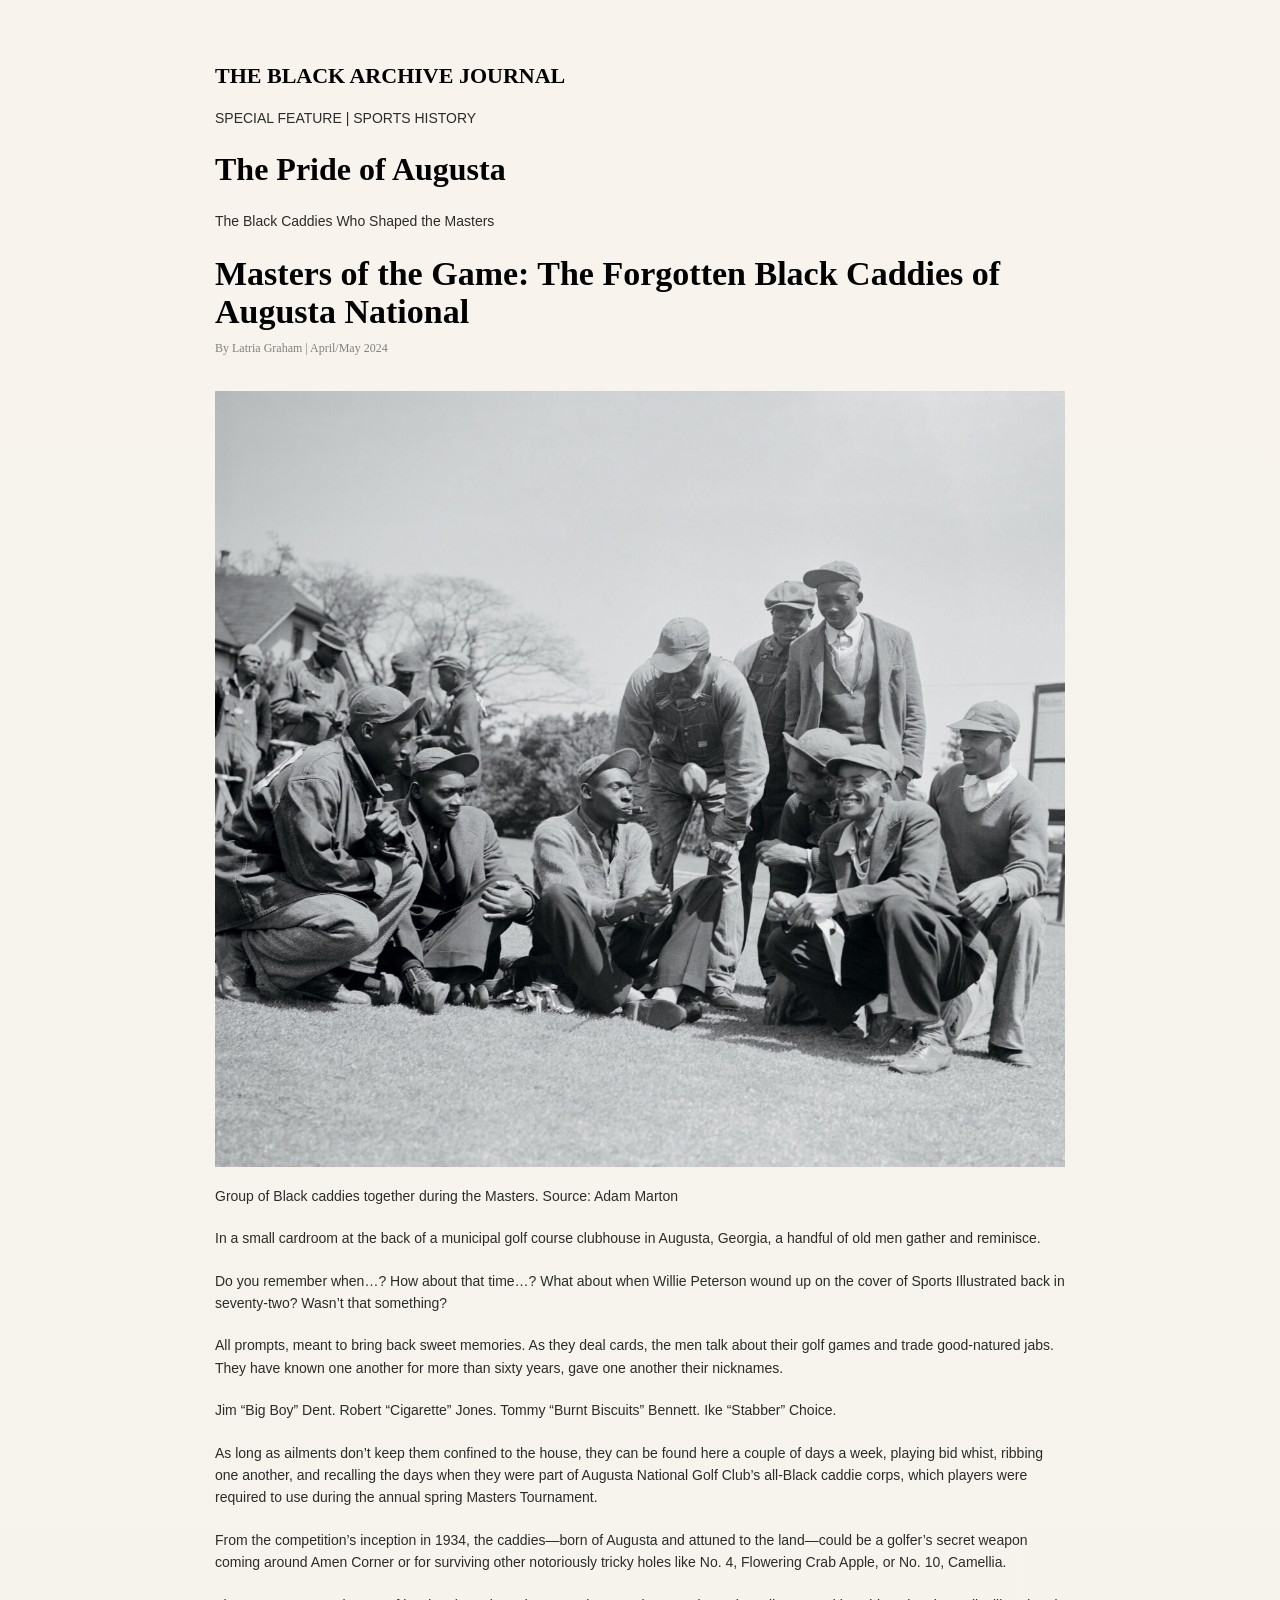
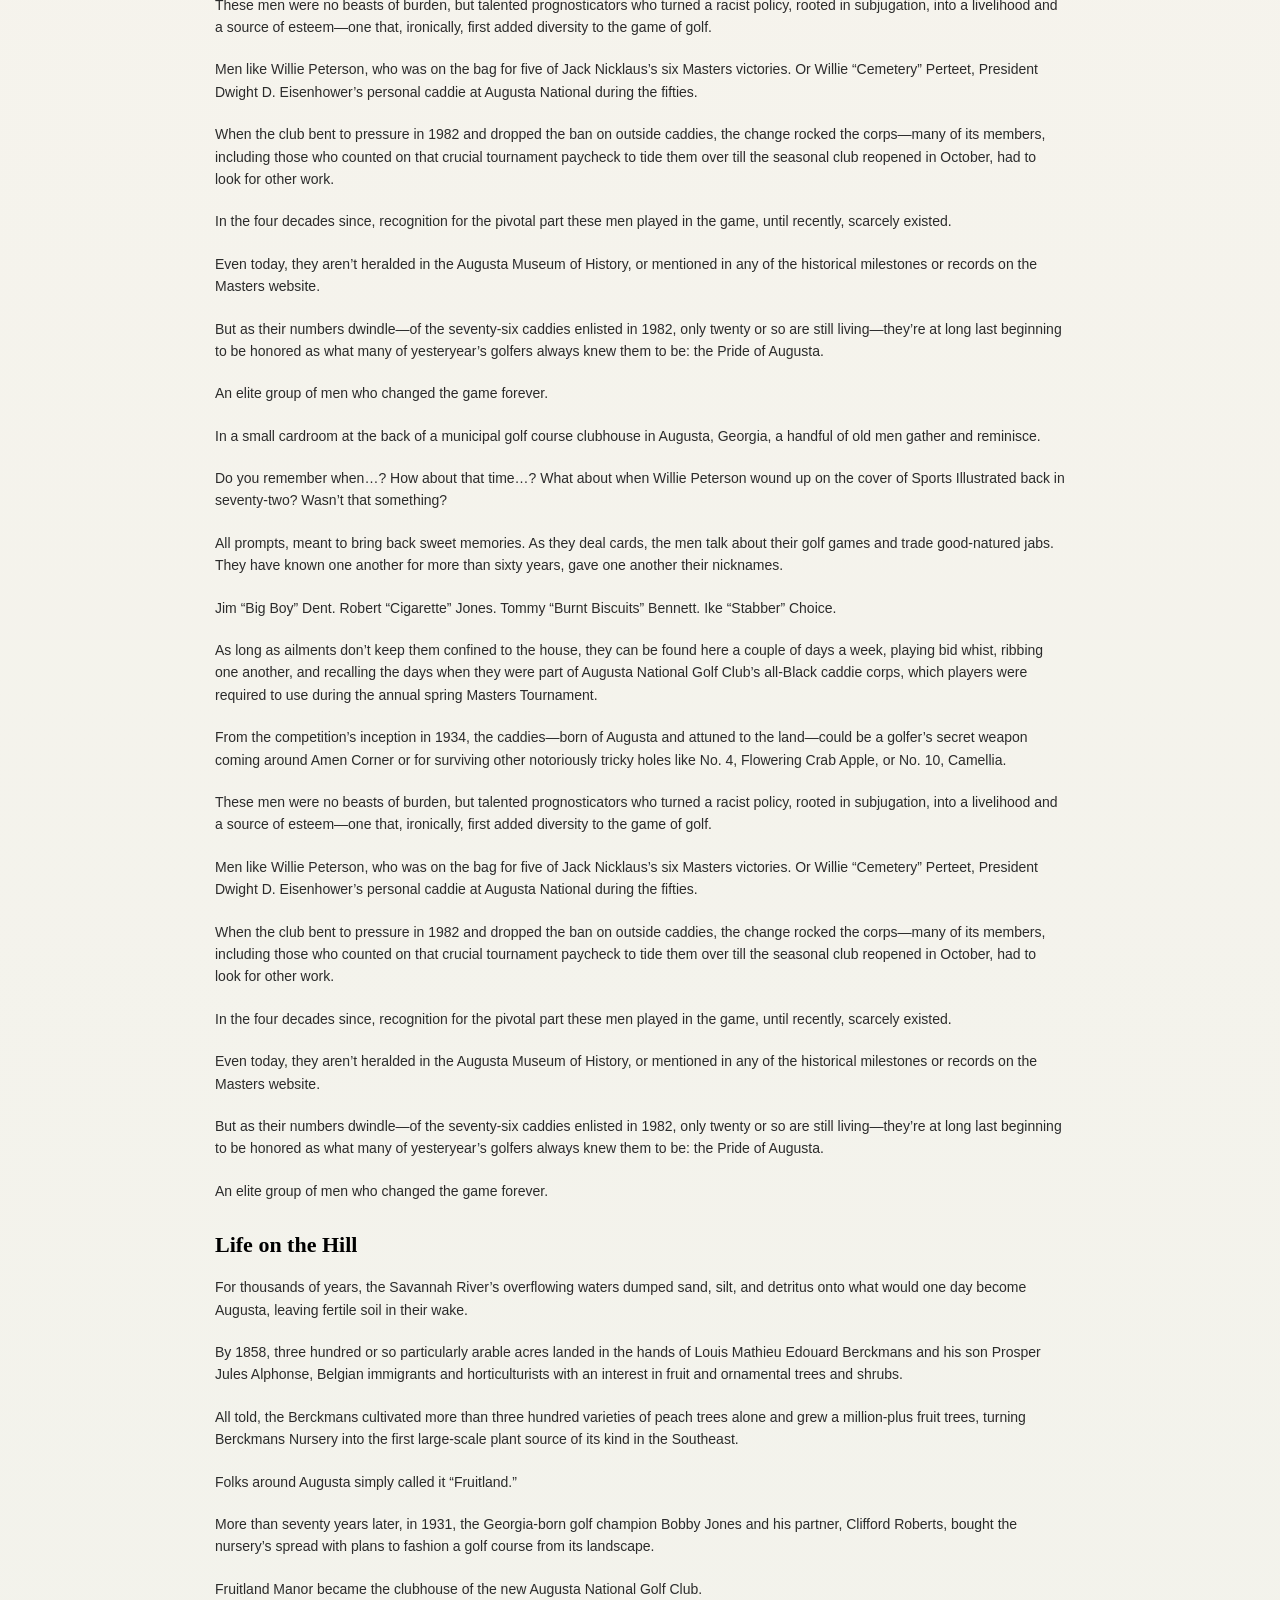
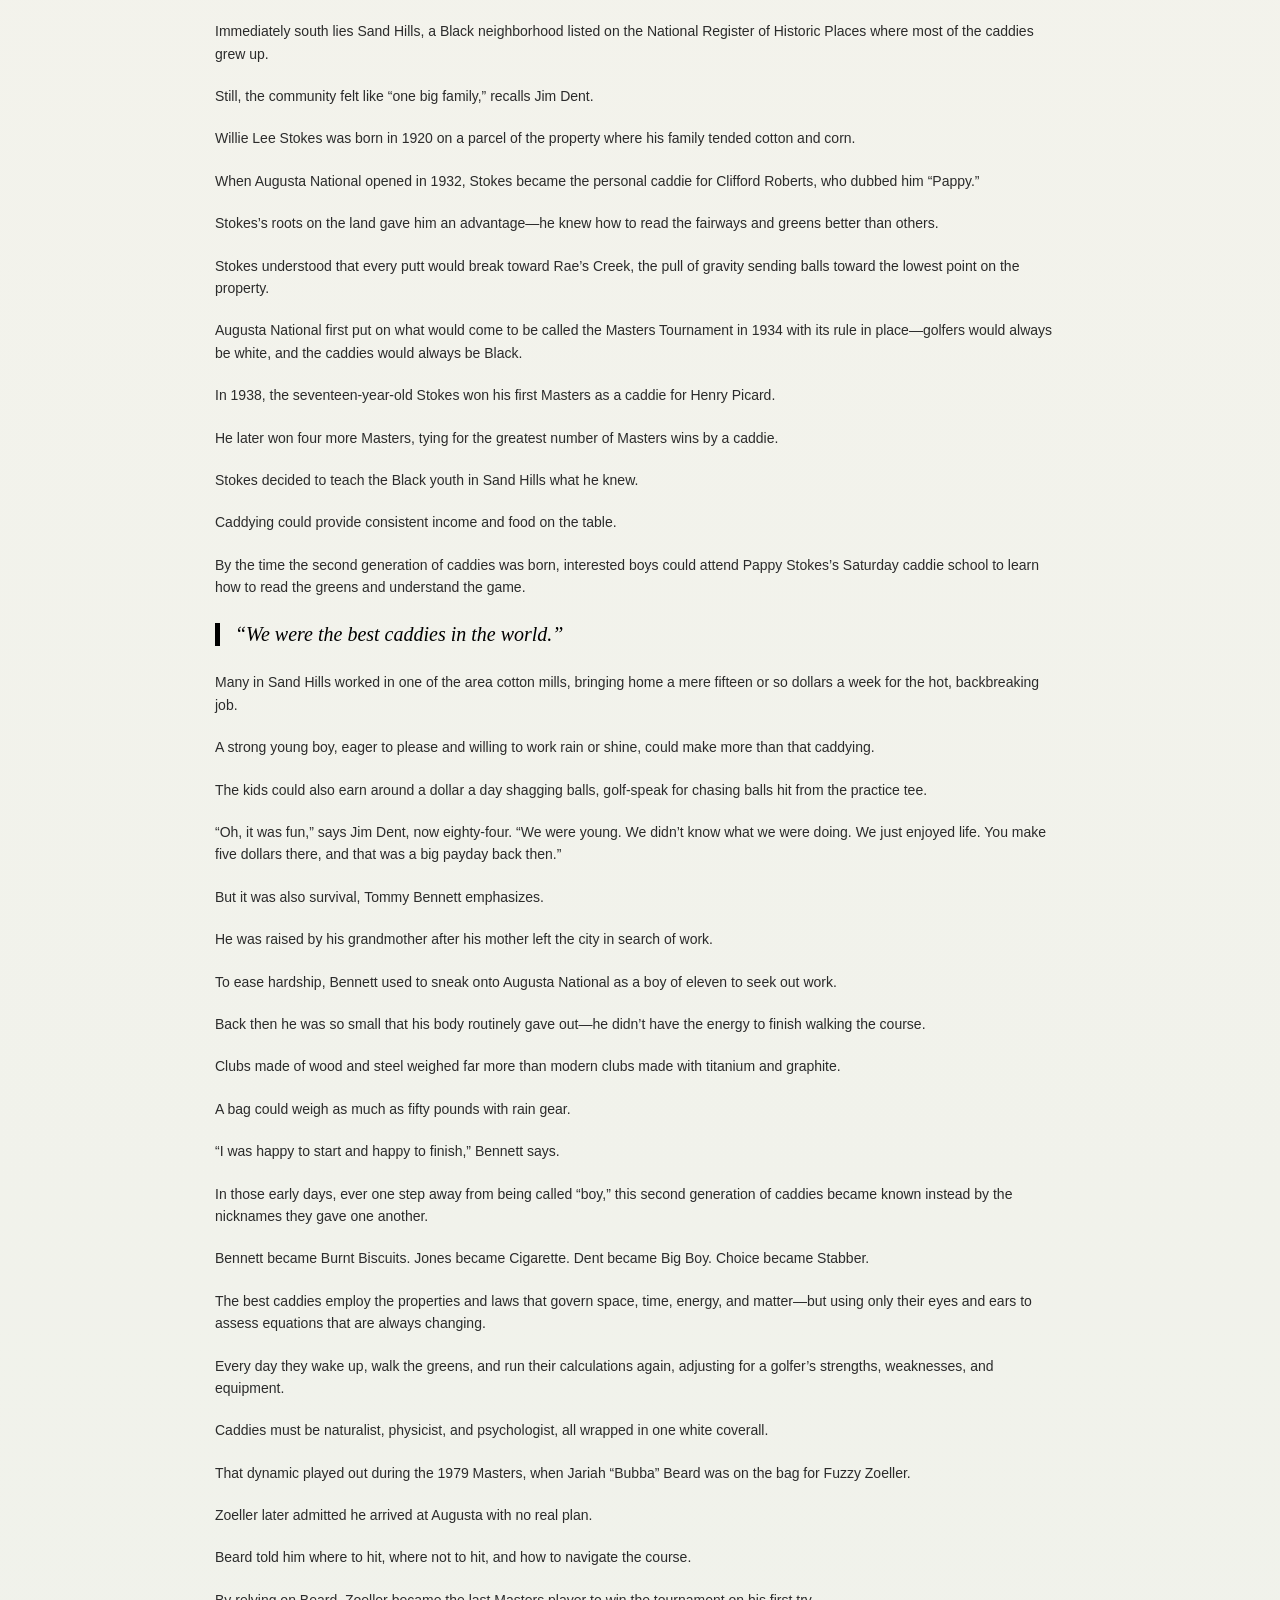
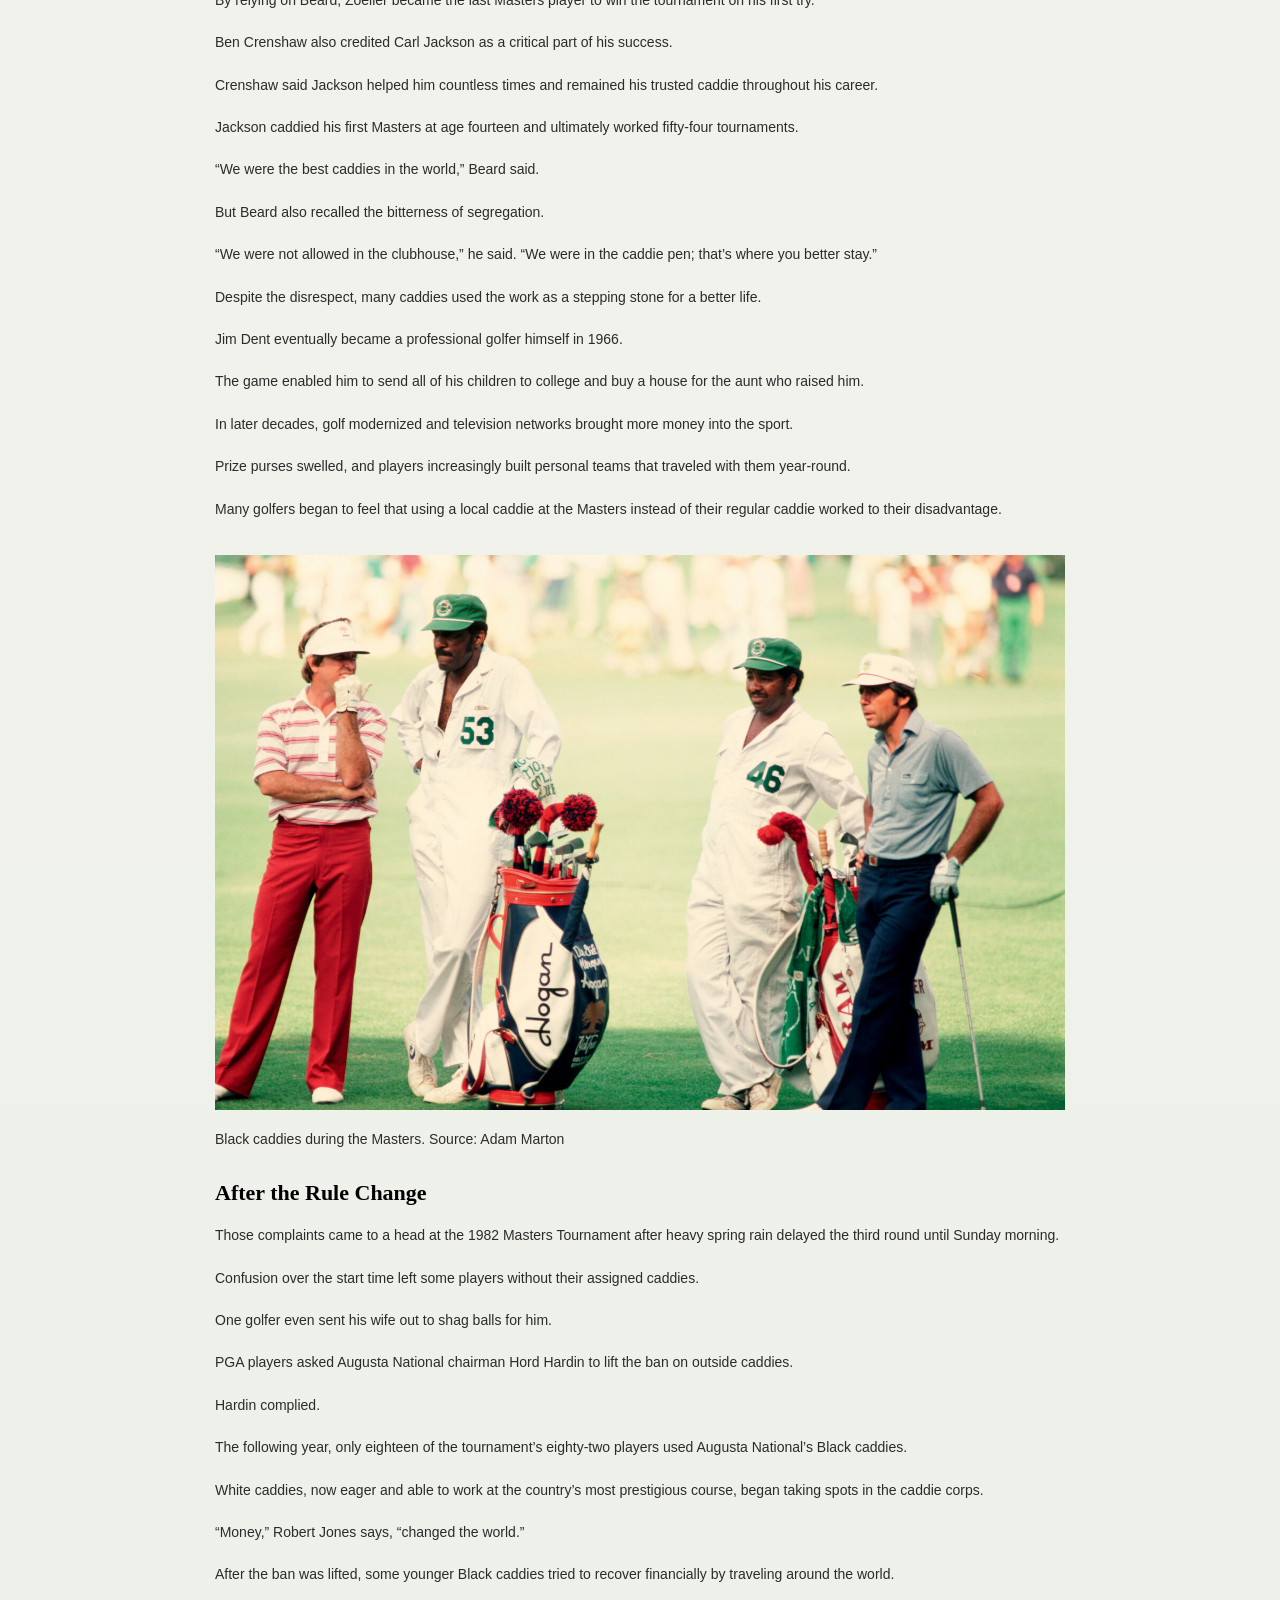
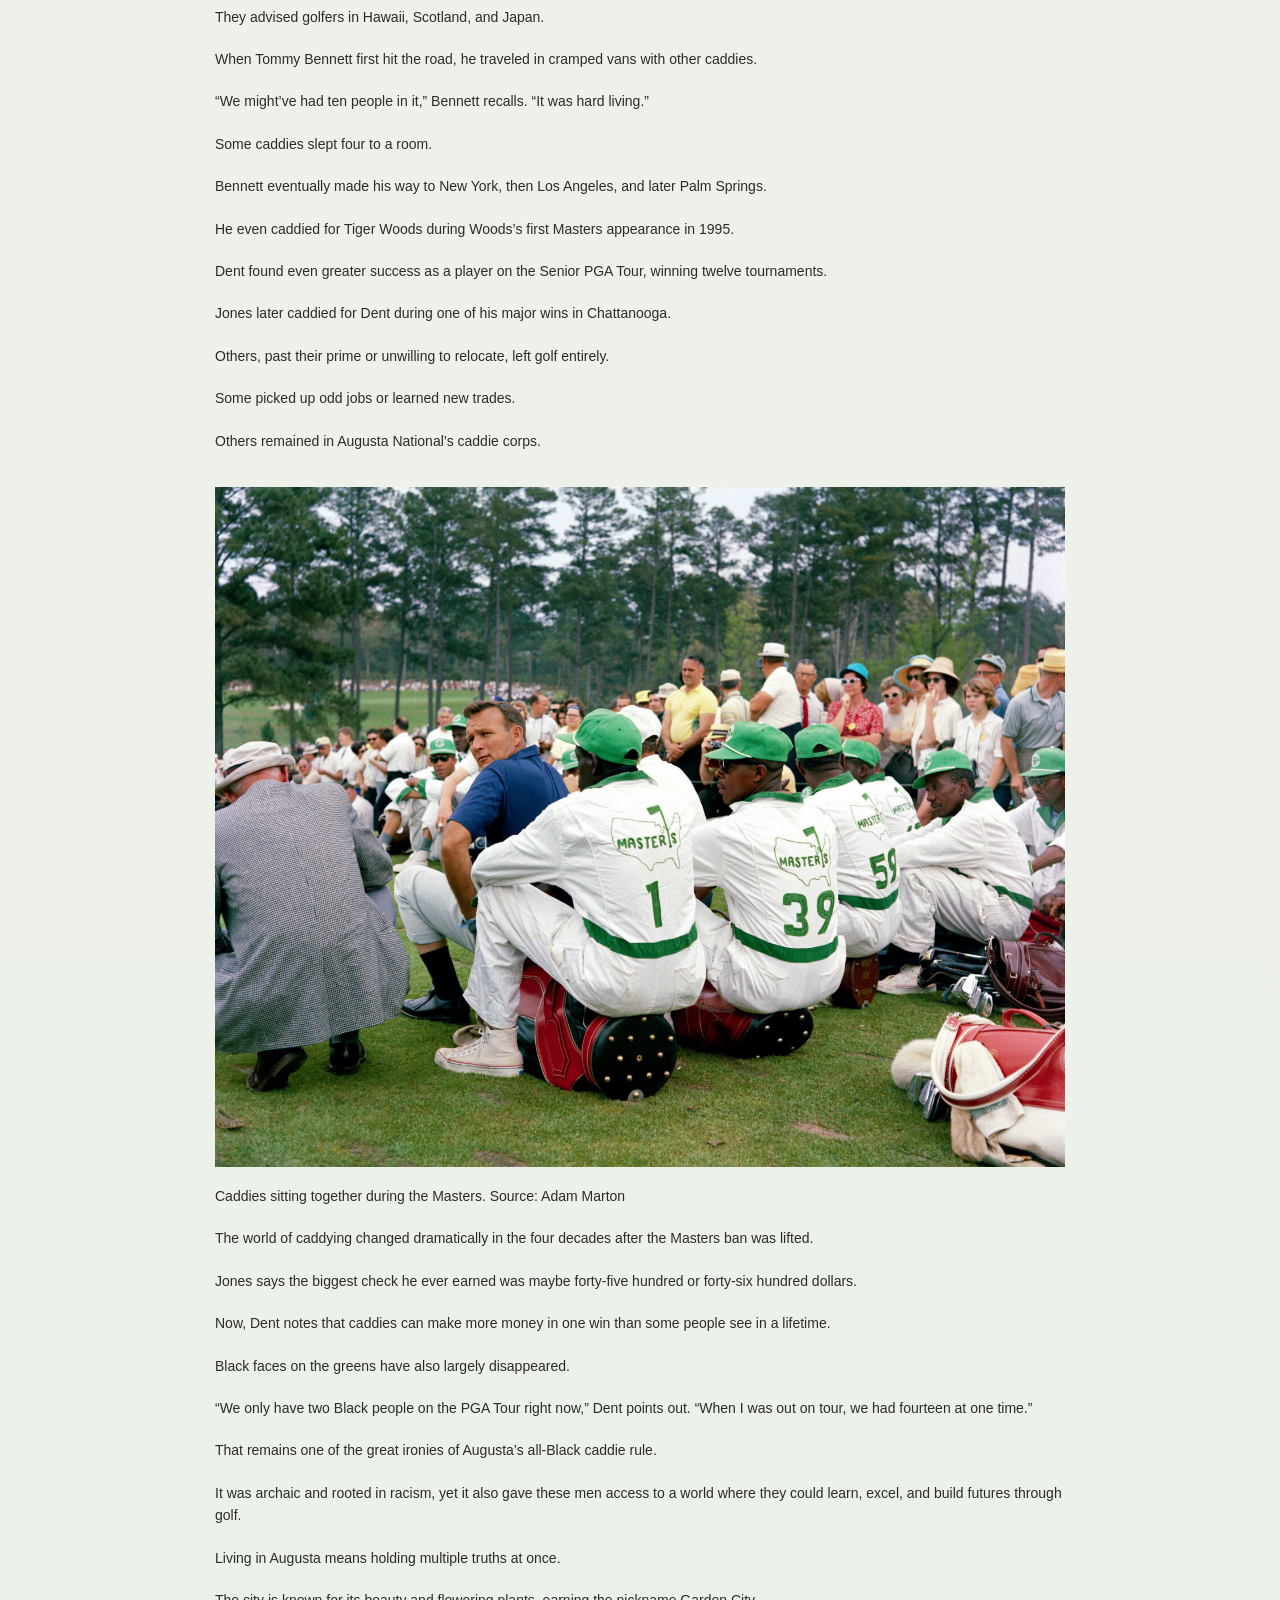
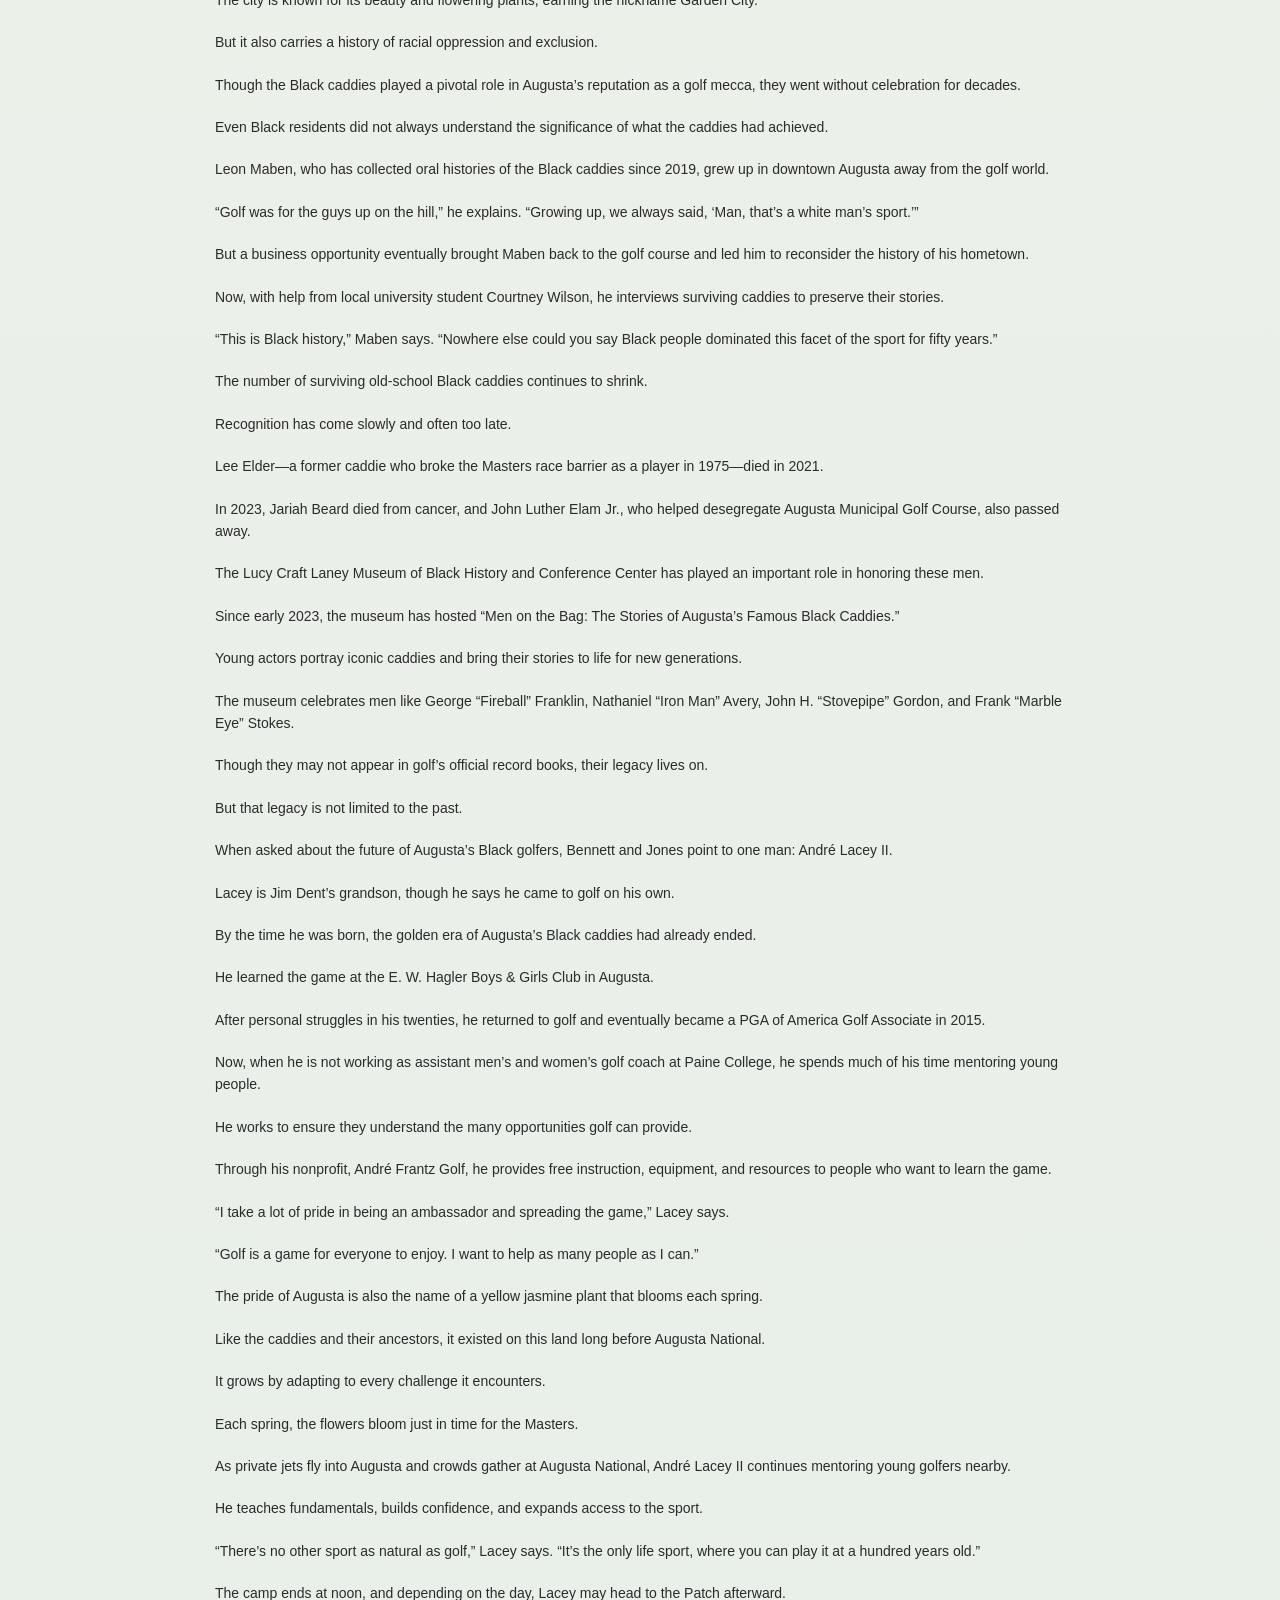
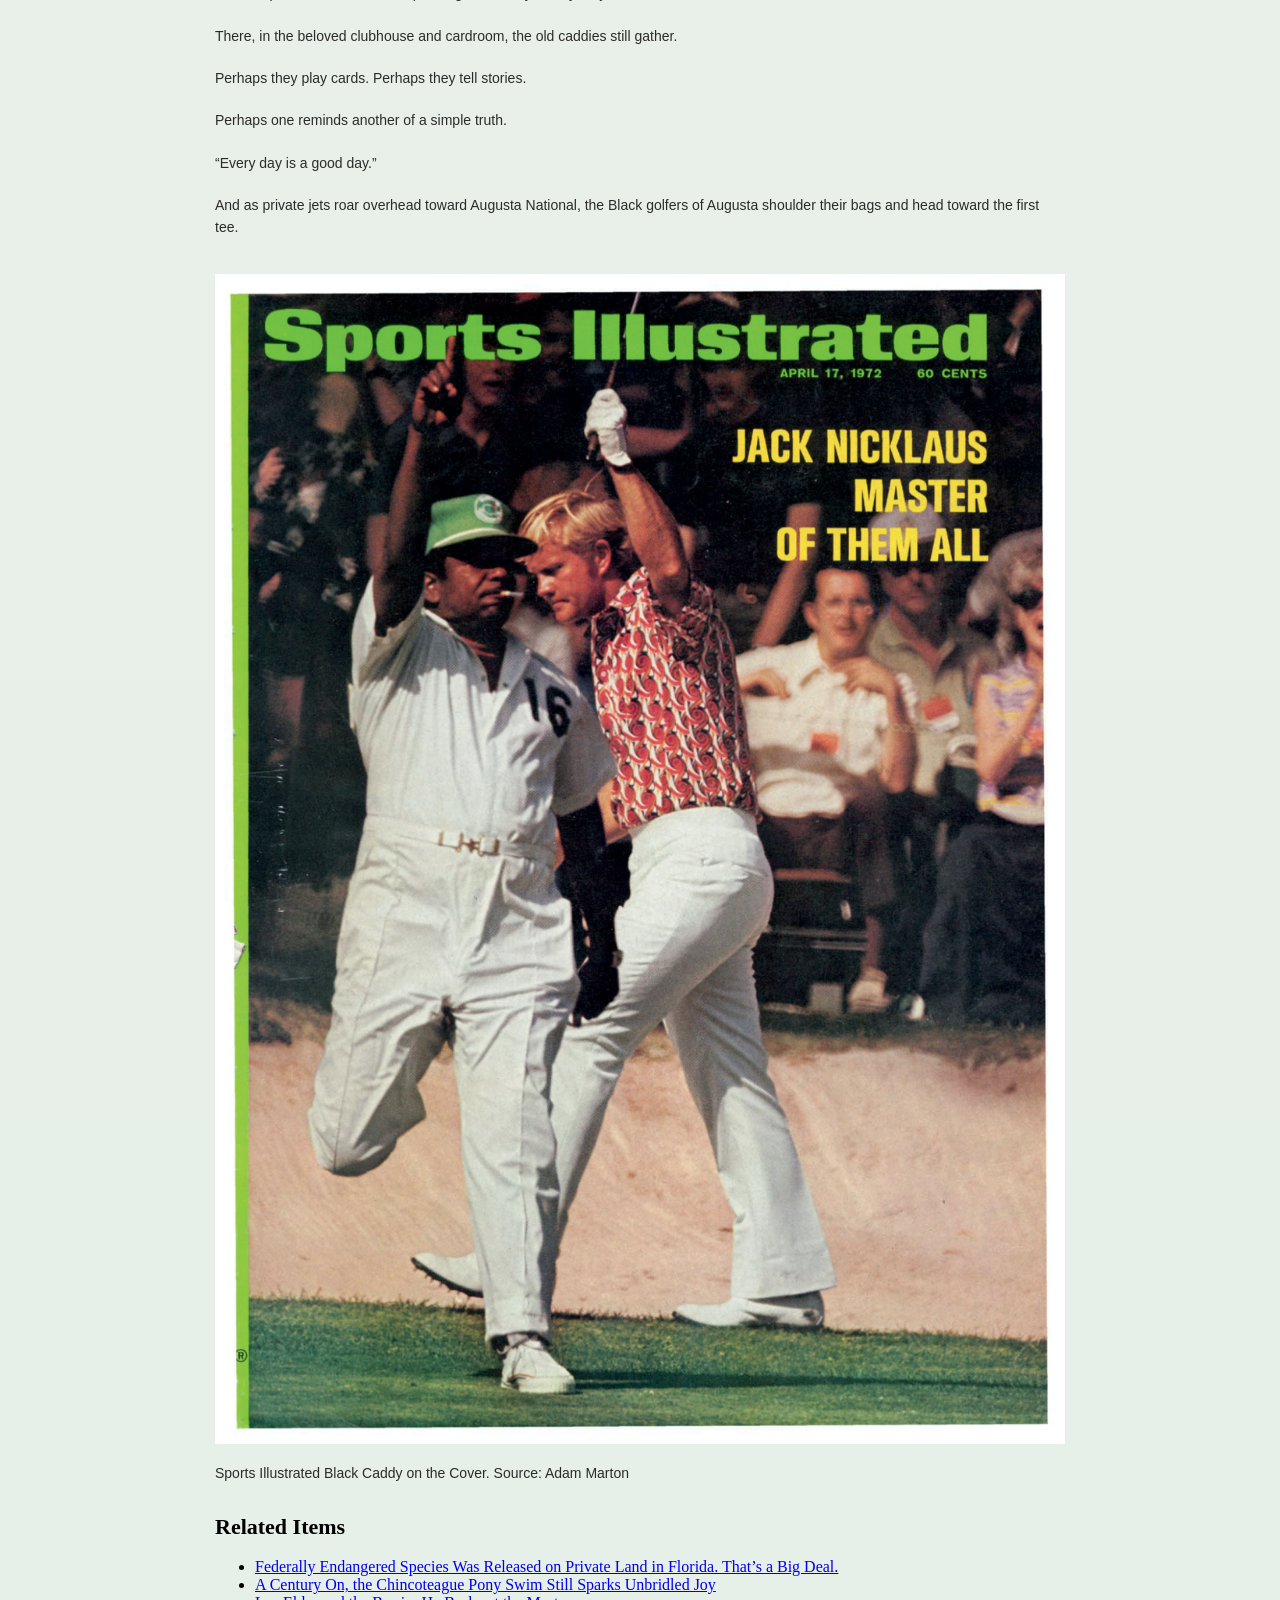
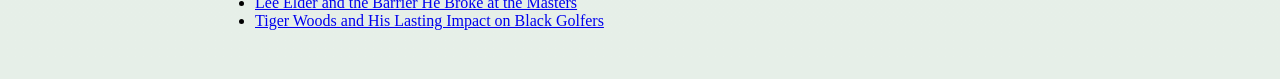
<file: Jones Midterm/index.html>
<!DOCTYPE html>
<html>
<head>
    <title>Black Caddies of Augusta</title>
    <link rel="stylesheet" href="style.css">
</head>

<body>

<!-- PAGE WRAPPER -->
<div id="page-wrapper">

    <!-- MASTHEAD / BANNER  -->
    <div id="story-banner">
    <div class="banner-overlay">
        <h2 class="publication-name">THE BLACK ARCHIVE JOURNAL</h2>
        <p class="feature-label">SPECIAL FEATURE | SPORTS HISTORY</p>
        <h1 class="banner-title">The Pride of Augusta</h1>
        <p class="banner-subtitle">The Black Caddies Who Shaped the Masters</p>
    </div>
</div>

    <!-- MAIN HEADLINE -->
    <h1 id="headline">
        Masters of the Game: The Forgotten Black Caddies of Augusta National
    </h1>

    <!-- BYLINE / DATE -->
    <div id="byline">
        By Latria Graham | April/May 2024
    </div>

    <!-- LEAD IMAGE -->
    <img src="Images/midterm_export/image1.jpg" alt="Augusta caddies" class="hero-image">
    <p class="Group of Black caddies together during the Masters."> Group of Black caddies together during the Masters. Source: Adam Marton </p>

    <!-- STORY TEXT  -->
   <p>In a small cardroom at the back of a municipal golf course clubhouse in Augusta, Georgia, a handful of old men gather and reminisce.</p>

<p>Do you remember when…? How about that time…? What about when Willie Peterson wound up on the cover of Sports Illustrated back in seventy-two? Wasn’t that something?</p>

<p>All prompts, meant to bring back sweet memories. As they deal cards, the men talk about their golf games and trade good-natured jabs. They have known one another for more than sixty years, gave one another their nicknames.</p>

<p>Jim “Big Boy” Dent. Robert “Cigarette” Jones. Tommy “Burnt Biscuits” Bennett. Ike “Stabber” Choice.</p>

<p>As long as ailments don’t keep them confined to the house, they can be found here a couple of days a week, playing bid whist, ribbing one another, and recalling the days when they were part of Augusta National Golf Club’s all-Black caddie corps, which players were required to use during the annual spring Masters Tournament.</p>

<p>From the competition’s inception in 1934, the caddies—born of Augusta and attuned to the land—could be a golfer’s secret weapon coming around Amen Corner or for surviving other notoriously tricky holes like No. 4, Flowering Crab Apple, or No. 10, Camellia.</p>

<p>These men were no beasts of burden, but talented prognosticators who turned a racist policy, rooted in subjugation, into a livelihood and a source of esteem—one that, ironically, first added diversity to the game of golf.</p>

<p>Men like Willie Peterson, who was on the bag for five of Jack Nicklaus’s six Masters victories. Or Willie “Cemetery” Perteet, President Dwight D. Eisenhower’s personal caddie at Augusta National during the fifties.</p>

<p>When the club bent to pressure in 1982 and dropped the ban on outside caddies, the change rocked the corps—many of its members, including those who counted on that crucial tournament paycheck to tide them over till the seasonal club reopened in October, had to look for other work.</p>

<p>In the four decades since, recognition for the pivotal part these men played in the game, until recently, scarcely existed.</p>

<p>Even today, they aren’t heralded in the Augusta Museum of History, or mentioned in any of the historical milestones or records on the Masters website.</p>

<p>But as their numbers dwindle—of the seventy-six caddies enlisted in 1982, only twenty or so are still living—they’re at long last beginning to be honored as what many of yesteryear’s golfers always knew them to be: the Pride of Augusta.</p>

<p>An elite group of men who changed the game forever.</p>

<!-- STORY TEXT-->

<p>In a small cardroom at the back of a municipal golf course clubhouse in Augusta, Georgia, a handful of old men gather and reminisce.</p>

<p>Do you remember when…? How about that time…? What about when Willie Peterson wound up on the cover of Sports Illustrated back in seventy-two? Wasn’t that something?</p>

<p>All prompts, meant to bring back sweet memories. As they deal cards, the men talk about their golf games and trade good-natured jabs. They have known one another for more than sixty years, gave one another their nicknames.</p>

<p>Jim “Big Boy” Dent. Robert “Cigarette” Jones. Tommy “Burnt Biscuits” Bennett. Ike “Stabber” Choice.</p>

<p>As long as ailments don’t keep them confined to the house, they can be found here a couple of days a week, playing bid whist, ribbing one another, and recalling the days when they were part of Augusta National Golf Club’s all-Black caddie corps, which players were required to use during the annual spring Masters Tournament.</p>

<p>From the competition’s inception in 1934, the caddies—born of Augusta and attuned to the land—could be a golfer’s secret weapon coming around Amen Corner or for surviving other notoriously tricky holes like No. 4, Flowering Crab Apple, or No. 10, Camellia.</p>

<p>These men were no beasts of burden, but talented prognosticators who turned a racist policy, rooted in subjugation, into a livelihood and a source of esteem—one that, ironically, first added diversity to the game of golf.</p>

<p>Men like Willie Peterson, who was on the bag for five of Jack Nicklaus’s six Masters victories. Or Willie “Cemetery” Perteet, President Dwight D. Eisenhower’s personal caddie at Augusta National during the fifties.</p>

<p>When the club bent to pressure in 1982 and dropped the ban on outside caddies, the change rocked the corps—many of its members, including those who counted on that crucial tournament paycheck to tide them over till the seasonal club reopened in October, had to look for other work.</p>

<p>In the four decades since, recognition for the pivotal part these men played in the game, until recently, scarcely existed.</p>

<p>Even today, they aren’t heralded in the Augusta Museum of History, or mentioned in any of the historical milestones or records on the Masters website.</p>

<p>But as their numbers dwindle—of the seventy-six caddies enlisted in 1982, only twenty or so are still living—they’re at long last beginning to be honored as what many of yesteryear’s golfers always knew them to be: the Pride of Augusta.</p>

<p>An elite group of men who changed the game forever.</p>
    <!-- SUBHEADING 1 -->
    <h2>Life on the Hill</h2>

    <!-- STORY TEXT-->

    <p>For thousands of years, the Savannah River’s overflowing waters dumped sand, silt, and detritus onto what would one day become Augusta, leaving fertile soil in their wake.</p>

<p>By 1858, three hundred or so particularly arable acres landed in the hands of Louis Mathieu Edouard Berckmans and his son Prosper Jules Alphonse, Belgian immigrants and horticulturists with an interest in fruit and ornamental trees and shrubs.</p>

<p>All told, the Berckmans cultivated more than three hundred varieties of peach trees alone and grew a million-plus fruit trees, turning Berckmans Nursery into the first large-scale plant source of its kind in the Southeast.</p>

<p>Folks around Augusta simply called it “Fruitland.”</p>

<p>More than seventy years later, in 1931, the Georgia-born golf champion Bobby Jones and his partner, Clifford Roberts, bought the nursery’s spread with plans to fashion a golf course from its landscape.</p>

<p>Fruitland Manor became the clubhouse of the new Augusta National Golf Club.</p>

<p>Immediately south lies Sand Hills, a Black neighborhood listed on the National Register of Historic Places where most of the caddies grew up.</p>

<p>Still, the community felt like “one big family,” recalls Jim Dent.</p>

<p>Willie Lee Stokes was born in 1920 on a parcel of the property where his family tended cotton and corn.</p>

<p>When Augusta National opened in 1932, Stokes became the personal caddie for Clifford Roberts, who dubbed him “Pappy.”</p>

<p>Stokes’s roots on the land gave him an advantage—he knew how to read the fairways and greens better than others.</p>

<p>Stokes understood that every putt would break toward Rae’s Creek, the pull of gravity sending balls toward the lowest point on the property.</p>

<p>Augusta National first put on what would come to be called the Masters Tournament in 1934 with its rule in place—golfers would always be white, and the caddies would always be Black.</p>

<p>In 1938, the seventeen-year-old Stokes won his first Masters as a caddie for Henry Picard.</p>

<p>He later won four more Masters, tying for the greatest number of Masters wins by a caddie.</p>

<p>Stokes decided to teach the Black youth in Sand Hills what he knew.</p>

<p>Caddying could provide consistent income and food on the table.</p>

<p>By the time the second generation of caddies was born, interested boys could attend Pappy Stokes’s Saturday caddie school to learn how to read the greens and understand the game.</p>

    <!-- PULLQUOTE -->
    <blockquote>
        “We were the best caddies in the world.”
    </blockquote>
    <!-- STORY TEXT-->

<p>Many in Sand Hills worked in one of the area cotton mills, bringing home a mere fifteen or so dollars a week for the hot, backbreaking job.</p>

<p>A strong young boy, eager to please and willing to work rain or shine, could make more than that caddying.</p>

<p>The kids could also earn around a dollar a day shagging balls, golf-speak for chasing balls hit from the practice tee.</p>

<p>“Oh, it was fun,” says Jim Dent, now eighty-four. “We were young. We didn’t know what we were doing. We just enjoyed life. You make five dollars there, and that was a big payday back then.”</p>

<p>But it was also survival, Tommy Bennett emphasizes.</p>

<p>He was raised by his grandmother after his mother left the city in search of work.</p>

<p>To ease hardship, Bennett used to sneak onto Augusta National as a boy of eleven to seek out work.</p>

<p>Back then he was so small that his body routinely gave out—he didn’t have the energy to finish walking the course.</p>

<p>Clubs made of wood and steel weighed far more than modern clubs made with titanium and graphite.</p>

<p>A bag could weigh as much as fifty pounds with rain gear.</p>

<p>“I was happy to start and happy to finish,” Bennett says.</p>

<p>In those early days, ever one step away from being called “boy,” this second generation of caddies became known instead by the nicknames they gave one another.</p>

<p>Bennett became Burnt Biscuits. Jones became Cigarette. Dent became Big Boy. Choice became Stabber.</p>

<p>The best caddies employ the properties and laws that govern space, time, energy, and matter—but using only their eyes and ears to assess equations that are always changing.</p>

<p>Every day they wake up, walk the greens, and run their calculations again, adjusting for a golfer’s strengths, weaknesses, and equipment.</p>

<p>Caddies must be naturalist, physicist, and psychologist, all wrapped in one white coverall.</p>

<p>That dynamic played out during the 1979 Masters, when Jariah “Bubba” Beard was on the bag for Fuzzy Zoeller.</p>

<p>Zoeller later admitted he arrived at Augusta with no real plan.</p>

<p>Beard told him where to hit, where not to hit, and how to navigate the course.</p>

<p>By relying on Beard, Zoeller became the last Masters player to win the tournament on his first try.</p>

<p>Ben Crenshaw also credited Carl Jackson as a critical part of his success.</p>

<p>Crenshaw said Jackson helped him countless times and remained his trusted caddie throughout his career.</p>

<p>Jackson caddied his first Masters at age fourteen and ultimately worked fifty-four tournaments.</p>

<p>“We were the best caddies in the world,” Beard said.</p>

<p>But Beard also recalled the bitterness of segregation.</p>

<p>“We were not allowed in the clubhouse,” he said. “We were in the caddie pen; that’s where you better stay.”</p>

<p>Despite the disrespect, many caddies used the work as a stepping stone for a better life.</p>

<p>Jim Dent eventually became a professional golfer himself in 1966.</p>

<p>The game enabled him to send all of his children to college and buy a house for the aunt who raised him.</p>

<p>In later decades, golf modernized and television networks brought more money into the sport.</p>

<p>Prize purses swelled, and players increasingly built personal teams that traveled with them year-round.</p>

<p>Many golfers began to feel that using a local caddie at the Masters instead of their regular caddie worked to their disadvantage.</p>

    <!-- IMAGE 2 -->
    <img src="Images/midterm_export/image9.jpg" alt="Caddies on course">
    <p class="Black caddies during the Masters."> Black caddies during the Masters. Source: Adam Marton</p>

    <!-- SUBHEADING 2 -->
    <h2>After the Rule Change</h2>
<!--STORY TEXT-->
    <p>Those complaints came to a head at the 1982 Masters Tournament after heavy spring rain delayed the third round until Sunday morning.</p>

<p>Confusion over the start time left some players without their assigned caddies.</p>

<p>One golfer even sent his wife out to shag balls for him.</p>

<p>PGA players asked Augusta National chairman Hord Hardin to lift the ban on outside caddies.</p>

<p>Hardin complied.</p>

<p>The following year, only eighteen of the tournament’s eighty-two players used Augusta National’s Black caddies.</p>

<p>White caddies, now eager and able to work at the country’s most prestigious course, began taking spots in the caddie corps.</p>

<p>“Money,” Robert Jones says, “changed the world.”</p>

<p>After the ban was lifted, some younger Black caddies tried to recover financially by traveling around the world.</p>

<p>They advised golfers in Hawaii, Scotland, and Japan.</p>

<p>When Tommy Bennett first hit the road, he traveled in cramped vans with other caddies.</p>

<p>“We might’ve had ten people in it,” Bennett recalls. “It was hard living.”</p>

<p>Some caddies slept four to a room.</p>

<p>Bennett eventually made his way to New York, then Los Angeles, and later Palm Springs.</p>

<p>He even caddied for Tiger Woods during Woods’s first Masters appearance in 1995.</p>

<p>Dent found even greater success as a player on the Senior PGA Tour, winning twelve tournaments.</p>

<p>Jones later caddied for Dent during one of his major wins in Chattanooga.</p>

<p>Others, past their prime or unwilling to relocate, left golf entirely.</p>

<p>Some picked up odd jobs or learned new trades.</p>

<p>Others remained in Augusta National’s caddie corps.</p>

    <img src="Images/midterm_export/image3.jpg" alt="Historic Augusta course">
    <p class="Caddies sitting together during the Masters."> Caddies sitting together during the Masters. Source: Adam Marton</p>
<!-- STORY TEXT-->
<p>The world of caddying changed dramatically in the four decades after the Masters ban was lifted.</p>

<p>Jones says the biggest check he ever earned was maybe forty-five hundred or forty-six hundred dollars.</p>

<p>Now, Dent notes that caddies can make more money in one win than some people see in a lifetime.</p>

<p>Black faces on the greens have also largely disappeared.</p>

<p>“We only have two Black people on the PGA Tour right now,” Dent points out. “When I was out on tour, we had fourteen at one time.”</p>

<p>That remains one of the great ironies of Augusta’s all-Black caddie rule.</p>

<p>It was archaic and rooted in racism, yet it also gave these men access to a world where they could learn, excel, and build futures through golf.</p>

<p>Living in Augusta means holding multiple truths at once.</p>

<p>The city is known for its beauty and flowering plants, earning the nickname Garden City.</p>

<p>But it also carries a history of racial oppression and exclusion.</p>

<p>Though the Black caddies played a pivotal role in Augusta’s reputation as a golf mecca, they went without celebration for decades.</p>

<p>Even Black residents did not always understand the significance of what the caddies had achieved.</p>

<p>Leon Maben, who has collected oral histories of the Black caddies since 2019, grew up in downtown Augusta away from the golf world.</p>

<p>“Golf was for the guys up on the hill,” he explains. “Growing up, we always said, ‘Man, that’s a white man’s sport.’”</p>

<p>But a business opportunity eventually brought Maben back to the golf course and led him to reconsider the history of his hometown.</p>

<p>Now, with help from local university student Courtney Wilson, he interviews surviving caddies to preserve their stories.</p>

<p>“This is Black history,” Maben says. “Nowhere else could you say Black people dominated this facet of the sport for fifty years.”</p>

<p>The number of surviving old-school Black caddies continues to shrink.</p>

<p>Recognition has come slowly and often too late.</p>

<p>Lee Elder—a former caddie who broke the Masters race barrier as a player in 1975—died in 2021.</p>

<p>In 2023, Jariah Beard died from cancer, and John Luther Elam Jr., who helped desegregate Augusta Municipal Golf Course, also passed away.</p>

<p>The Lucy Craft Laney Museum of Black History and Conference Center has played an important role in honoring these men.</p>

<p>Since early 2023, the museum has hosted “Men on the Bag: The Stories of Augusta’s Famous Black Caddies.”</p>

<p>Young actors portray iconic caddies and bring their stories to life for new generations.</p>

<p>The museum celebrates men like George “Fireball” Franklin, Nathaniel “Iron Man” Avery, John H. “Stovepipe” Gordon, and Frank “Marble Eye” Stokes.</p>

<p>Though they may not appear in golf’s official record books, their legacy lives on.</p>

<p>But that legacy is not limited to the past.</p>

<p>When asked about the future of Augusta’s Black golfers, Bennett and Jones point to one man: André Lacey II.</p>

<p>Lacey is Jim Dent’s grandson, though he says he came to golf on his own.</p>

<p>By the time he was born, the golden era of Augusta’s Black caddies had already ended.</p>

<p>He learned the game at the E. W. Hagler Boys & Girls Club in Augusta.</p>

<p>After personal struggles in his twenties, he returned to golf and eventually became a PGA of America Golf Associate in 2015.</p>

<p>Now, when he is not working as assistant men’s and women’s golf coach at Paine College, he spends much of his time mentoring young people.</p>

<p>He works to ensure they understand the many opportunities golf can provide.</p>

<p>Through his nonprofit, André Frantz Golf, he provides free instruction, equipment, and resources to people who want to learn the game.</p>

<p>“I take a lot of pride in being an ambassador and spreading the game,” Lacey says.</p>

<p>“Golf is a game for everyone to enjoy. I want to help as many people as I can.”</p>

<p>The pride of Augusta is also the name of a yellow jasmine plant that blooms each spring.</p>

<p>Like the caddies and their ancestors, it existed on this land long before Augusta National.</p>

<p>It grows by adapting to every challenge it encounters.</p>

<p>Each spring, the flowers bloom just in time for the Masters.</p>

<p>As private jets fly into Augusta and crowds gather at Augusta National, André Lacey II continues mentoring young golfers nearby.</p>

<p>He teaches fundamentals, builds confidence, and expands access to the sport.</p>

<p>“There’s no other sport as natural as golf,” Lacey says. “It’s the only life sport, where you can play it at a hundred years old.”</p>

<p>The camp ends at noon, and depending on the day, Lacey may head to the Patch afterward.</p>

<p>There, in the beloved clubhouse and cardroom, the old caddies still gather.</p>

<p>Perhaps they play cards. Perhaps they tell stories.</p>

<p>Perhaps one reminds another of a simple truth.</p>

<p>“Every day is a good day.”</p>

<p>And as private jets roar overhead toward Augusta National, the Black golfers of Augusta shoulder their bags and head toward the first tee.</p>

<img src="Images/midterm_export/image4.jpg" alt="Historic Augusta">
<p class="Sports Illustrated Black Caddy Cover."> Sports Illustrated Black Caddy on the Cover. Source: Adam Marton</p>


    <!-- RELATED ITEMS -->
    <h2>Related Items</h2>

<ul>
    <li>
        <a href="https://gardenandgun.com/articles/a-federally-endangered-species-was-released-on-private-land-in-florida-thats-a-big-deal/" target="_new">
            Federally Endangered Species Was Released on Private Land in Florida. That’s a Big Deal.
        </a>
    </li>

    <li>
        <a href="https://gardenandgun.com/feature/a-century-on-the-chincoteague-pony-swim-still-sparks-unbridled-joy/" target="_new">
            A Century On, the Chincoteague Pony Swim Still Sparks Unbridled Joy
        </a>
    </li>

    <li>
        <a href="https://www.nationalgeographic.com/history/article/lee-elder-masters-first-black-golfer" target="_new">
            Lee Elder and the Barrier He Broke at the Masters
        </a>
    </li>

    <li>
        <a href="https://www.pgatour.com/article/news/latest/2024/02/01/tiger-woods-impact-black-golfers-pga-tour-history" target="_new">
            Tiger Woods and His Lasting Impact on Black Golfers
        </a>
    </li>
</ul>

<!-- end of webapge :) -->
</div>

</body>
</html>
</file>
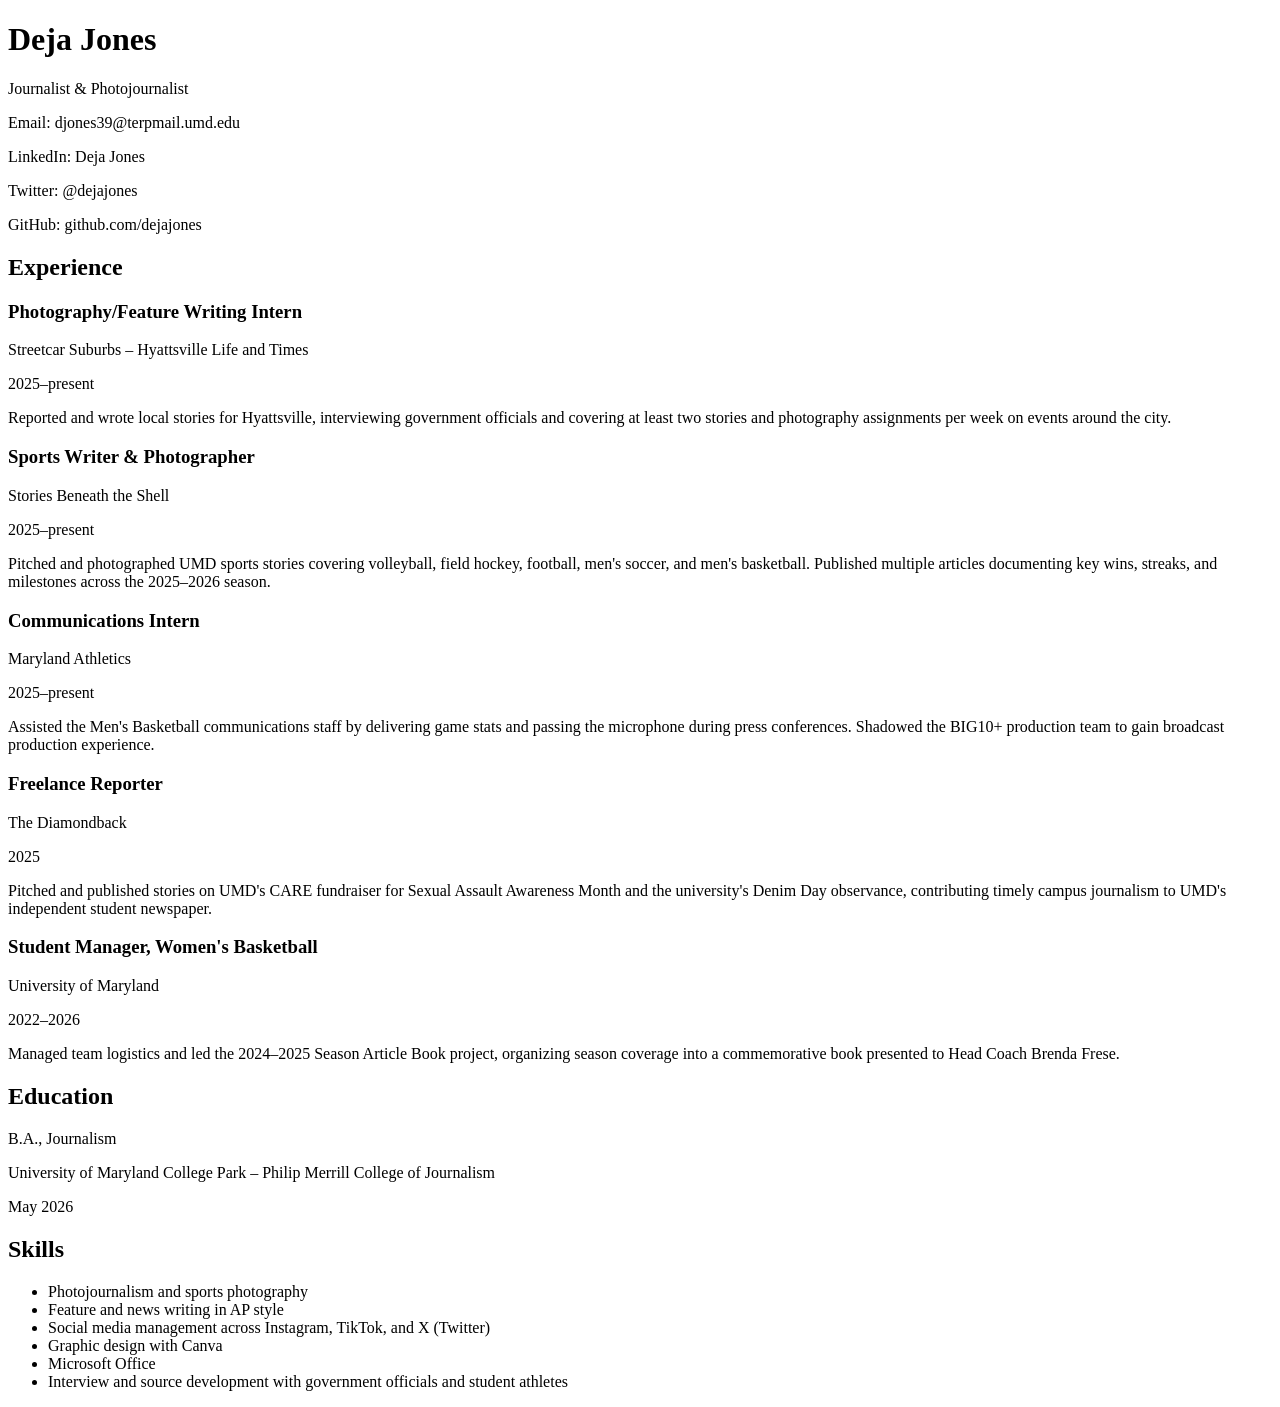
<file: writeresume.html>
<!DOCTYPE html>
<html>
<head>
    <title>Deja Jones Resume</title>
</head>
<body>

    <h1>Deja Jones</h1>

    <p>Journalist & Photojournalist</p>

    <p>Email: djones39@terpmail.umd.edu</p>
    <p>LinkedIn: Deja Jones</p>
    <p>Twitter: @dejajones</p>
    <p>GitHub: github.com/dejajones</p>

    <h2>Experience</h2>

    <h3>Photography/Feature Writing Intern</h3>
    <p>Streetcar Suburbs – Hyattsville Life and Times</p>
    <p>2025–present</p>
    <p>Reported and wrote local stories for Hyattsville, interviewing government officials and covering at least two stories and photography assignments per week on events around the city.</p>

    <h3>Sports Writer & Photographer</h3>
    <p>Stories Beneath the Shell</p>
    <p>2025–present</p>
    <p>Pitched and photographed UMD sports stories covering volleyball, field hockey, football, men's soccer, and men's basketball. Published multiple articles documenting key wins, streaks, and milestones across the 2025–2026 season.</p>

    <h3>Communications Intern</h3>
    <p>Maryland Athletics</p>
    <p>2025–present</p>
    <p>Assisted the Men's Basketball communications staff by delivering game stats and passing the microphone during press conferences. Shadowed the BIG10+ production team to gain broadcast production experience.</p>

    <h3>Freelance Reporter</h3>
    <p>The Diamondback</p>
    <p>2025</p>
    <p>Pitched and published stories on UMD's CARE fundraiser for Sexual Assault Awareness Month and the university's Denim Day observance, contributing timely campus journalism to UMD's independent student newspaper.</p>

    <h3>Student Manager, Women's Basketball</h3>
    <p>University of Maryland</p>
    <p>2022–2026</p>
    <p>Managed team logistics and led the 2024–2025 Season Article Book project, organizing season coverage into a commemorative book presented to Head Coach Brenda Frese.</p>

    <h2>Education</h2>

    <p>B.A., Journalism</p>
    <p>University of Maryland College Park – Philip Merrill College of Journalism</p>
    <p>May 2026</p>

    <h2>Skills</h2>

    <ul>
        <li>Photojournalism and sports photography</li>
        <li>Feature and news writing in AP style</li>
        <li>Social media management across Instagram, TikTok, and X (Twitter)</li>
        <li>Graphic design with Canva</li>
        <li>Microsoft Office</li>
        <li>Interview and source development with government officials and student athletes</li>
    </ul>

</body>
</html>
</file>
<file: Jones Midterm/style.css>
/* PAGE WRAPPER (centers content) */
#page-wrapper {
    width: 850px;
    margin: auto;
    padding: 25px;
}
/*Page background*/
body {
    background: linear-gradient(to bottom, #f8f4ed, #e6efe8);
}
/* Main story text styling */
p {
    font-family: Georgia, "Times New Roman", sans-serif;
    font-size: 18px;
    line-height: 1.8;
    color: #2b2b2b;
    margin-bottom: 20px;
}
/* MASTHEAD / BANNER */
/* ===== MASTHEAD DESIGN ===== */

#masthead {
    background: linear-gradient(135deg, #111, #2b2b2b);
    color: rgb(126, 228, 122);
    text-align: center;
    padding: 30px 20px;
    margin-bottom: 25px;
    border-bottom: 4px solid #c9a227; /* gold accent line */
}

/* Top publication name */
.masthead-top {
    font-family: Georgia, serif;
    font-size: 14px;
    letter-spacing: 4px;
    text-transform: uppercase;
    opacity: 0.9;
}

/* small series label */
.masthead-sub {
    font-family: Helvetica, Arial, sans-serif;
    font-size: 11px;
    letter-spacing: 2px;
    margin-top: 5px;
    opacity: 0.7;
}

/* main title */
.masthead-title {
    font-family: Georgia, serif;
    font-size: 36px;
    font-weight: bold;
    margin-top: 10px;
    color: #52c161;
}

/* subtitle / story name */
.masthead-tagline {
    font-family: Georgia, serif;
    font-size: 18px;
    margin-top: 5px;
    font-style: italic;
    color: #167822; /* gold accent for emphasis */
}

/* MAIN HEADLINE (SERIF REQUIRED) */
#headline {
    font-family: Georgia, serif;
    font-size: 34px;
    margin-bottom: 10px;
}

/* BYLINE */
#byline {
    font-size: 12px;
    color: gray;
    margin-bottom: 20px;
}

/* BODY TEXT */
p {
    font-family: Helvetica, Arial, sans-serif;
    font-size: 14px;
    line-height: 1.6;
}

/* SUBHEADINGS */
h2 {
    font-family: Georgia, serif;
    font-size: 22px;
    margin-top: 30px;
}

/* PULLQUOTE (REQUIRED STYLING DIFFERENCE) */
blockquote {
    font-size: 20px;
    font-style: italic;
    border-left: 5px solid black;
    padding-left: 15px;
    margin: 25px 0;
}

/* IMAGES */
img {
    width: 100%;
    margin-top: 15px;
}

/* CAPTIONS */
.caption {
    font-size: 12px;
    color: gray;
    margin-bottom: 15px;
}

/* CSS COMMENT (REQUIRED) */
/* Styles for midterm editorial layout including typography, images, and banner design */
</file>
